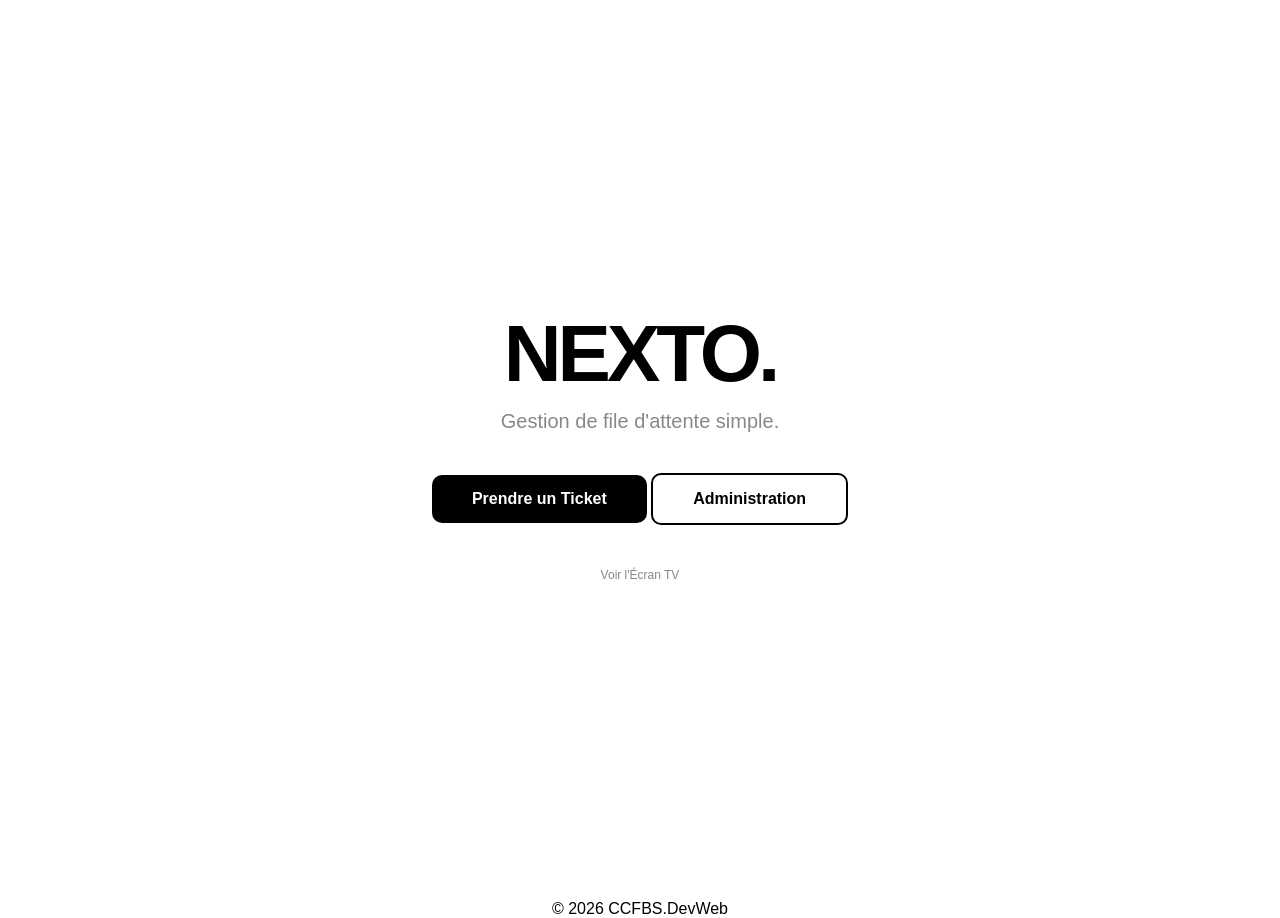
<file: index.html>
<!DOCTYPE html>
<html lang="fr">
<head>
    <meta charset="UTF-8">
    <title>Nexto - Landing</title>
    <link rel="stylesheet" href="style.css">
</head>
<body>
    <div class="hero">
        <h1>NEXTO.</h1>
        <p>Gestion de file d'attente simple.</p>
        <div class="btns">
            <a href="ticket.html" class="btn btn-black">Prendre un Ticket</a>
            <a href="admin.html" class="btn btn-outline">Administration</a>
        </div>
        <div style="margin-top: 40px;">
            <a href="ecran.html" style="font-size: 12px; color: #888;">Voir l'Écran TV</a>
        </div>
    </div>
      <footer>
    <p>&copy; 2026 CCFBS.DevWeb</p>
  </footer>
</body>
</html>
</file>
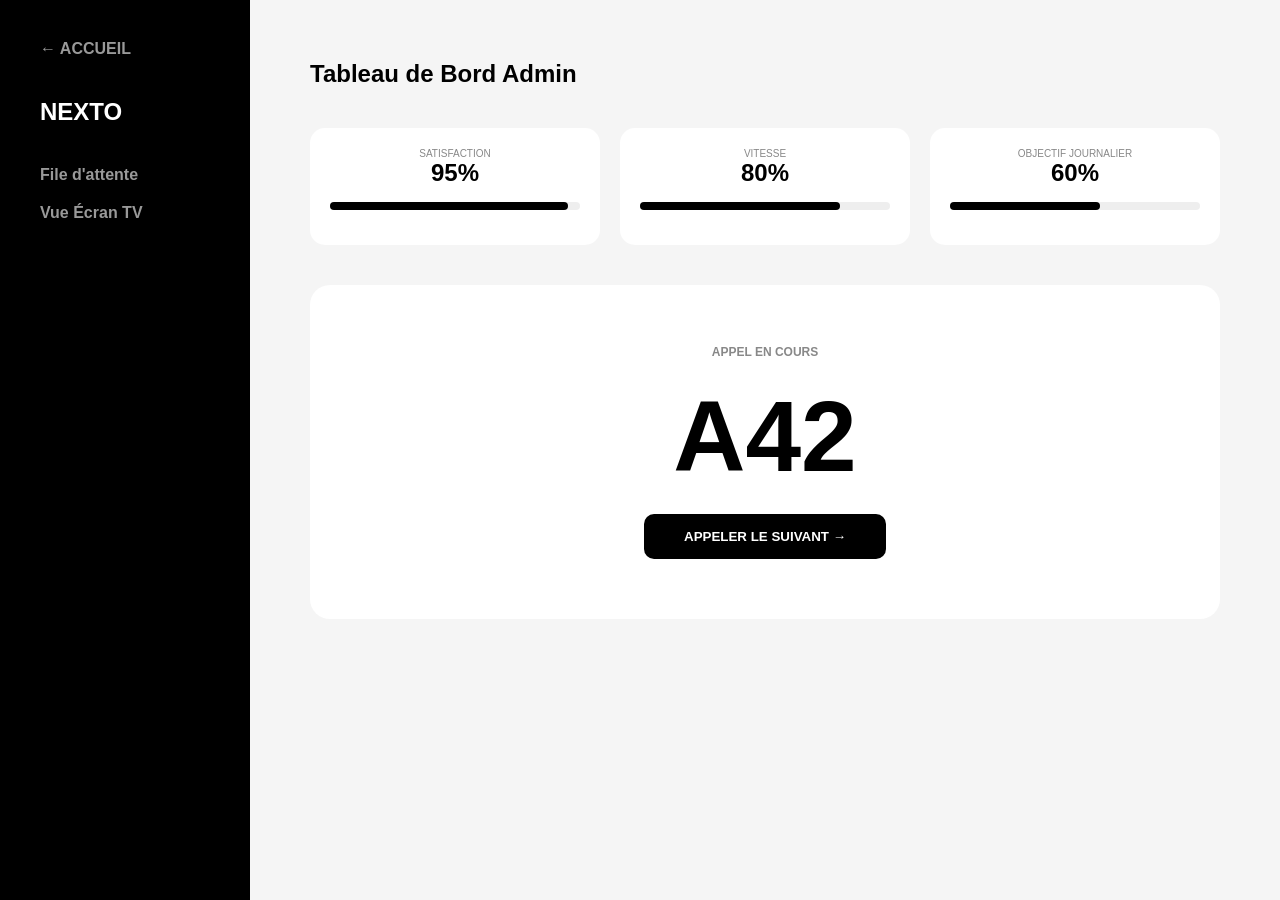
<file: admin.html>
<!DOCTYPE html>
<html lang="fr">
<head>
    <meta charset="UTF-8">
    <title>Nexto - Admin</title>
    <link rel="stylesheet" href="style.css">
</head>
<body>
    <div class="admin-grid">
        <div class="sidebar">
            <div class="nav-bar" style="position: static; padding: 0; margin-bottom: 40px;">
                <a href="index.html" class="btn-nav">← ACCUEIL</a>
            </div>
            <h2 style="margin-bottom: 40px;">NEXTO</h2>
            <a href="attente.html">File d'attente</a>
            <a href="ecran.html">Vue Écran TV</a>
        </div>
        <div class="main-panel">
            <h2 style="margin-bottom: 40px; font-weight: 900;">Tableau de Bord Admin</h2>
            
            <div class="gauges">
                <div class="gauge">
                    <p style="font-size: 10px; color: #888;">SATISFACTION</p>
                    <div class="val">95%</div>
                    <div class="bar"><div class="fill" style="width: 95%;"></div></div>
                </div>
                <div class="gauge">
                    <p style="font-size: 10px; color: #888;">VITESSE</p>
                    <div class="val">80%</div>
                    <div class="bar"><div class="fill" style="width: 80%;"></div></div>
                </div>
                <div class="gauge">
                    <p style="font-size: 10px; color: #888;">OBJECTIF JOURNALIER</p>
                    <div class="val">60%</div>
                    <div class="bar"><div class="fill" style="width: 60%;"></div></div>
                </div>
            </div>

            <div style="background: white; padding: 60px; border-radius: 20px; text-align: center;">
                <p style="font-size: 12px; color: #888; font-weight: 700;">APPEL EN COURS</p>
                <div style="font-size: 100px; font-weight: 900; margin: 20px 0;">A42</div>
                <button class="btn btn-black">APPELER LE SUIVANT →</button>
            </div>
        </div>
    </div>
</body>
</html>
</file>
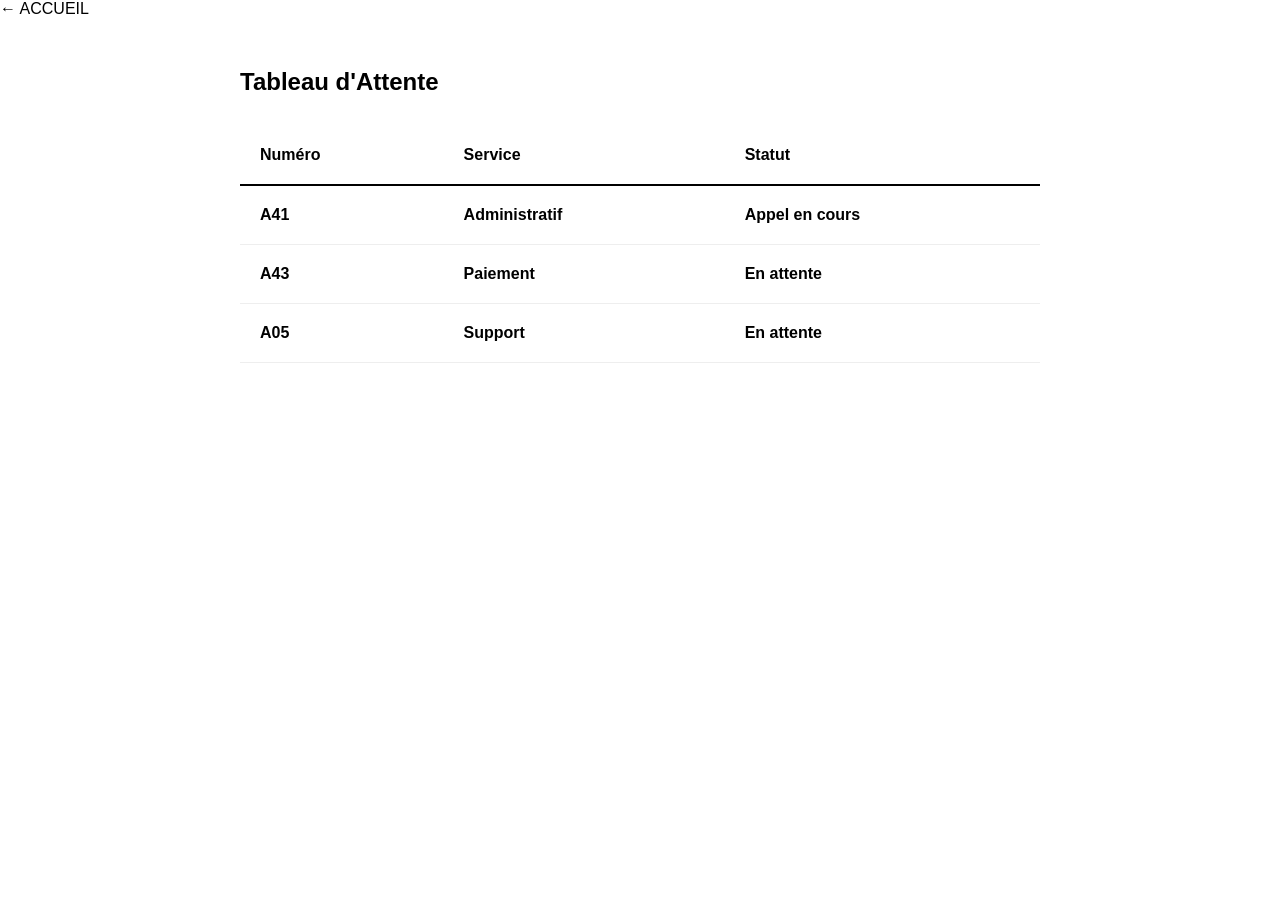
<file: attente.html>
<!DOCTYPE html>
<html lang="fr">
<head>
    <meta charset="UTF-8">
    <title>Nexto - Queue</title>
    <link rel="stylesheet" href="style.css">
</head>
<body>
    <div class="nav-bar">
        <a href="index.html" class="btn-nav">← ACCUEIL</a>
    </div>
    <div class="table-wrap">
        <h2 style="margin-bottom: 30px; font-weight: 900;">Tableau d'Attente</h2>
        <table>
            <thead>
                <tr>
                    <th>Numéro</th>
                    <th>Service</th>
                    <th>Statut</th>
                </tr>
            </thead>
            <tbody>
                <tr>
                    <td>A41</td>
                    <td>Administratif</td>
                    <td>Appel en cours</td>
                </tr>
                <tr>
                    <td>A43</td>
                    <td>Paiement</td>
                    <td>En attente</td>
                </tr>
                <tr>
                    <td>A05</td>
                    <td>Support</td>
                    <td>En attente</td>
                </tr>
            </tbody>
        </table>
    </div>
</body>
</html>
</file>
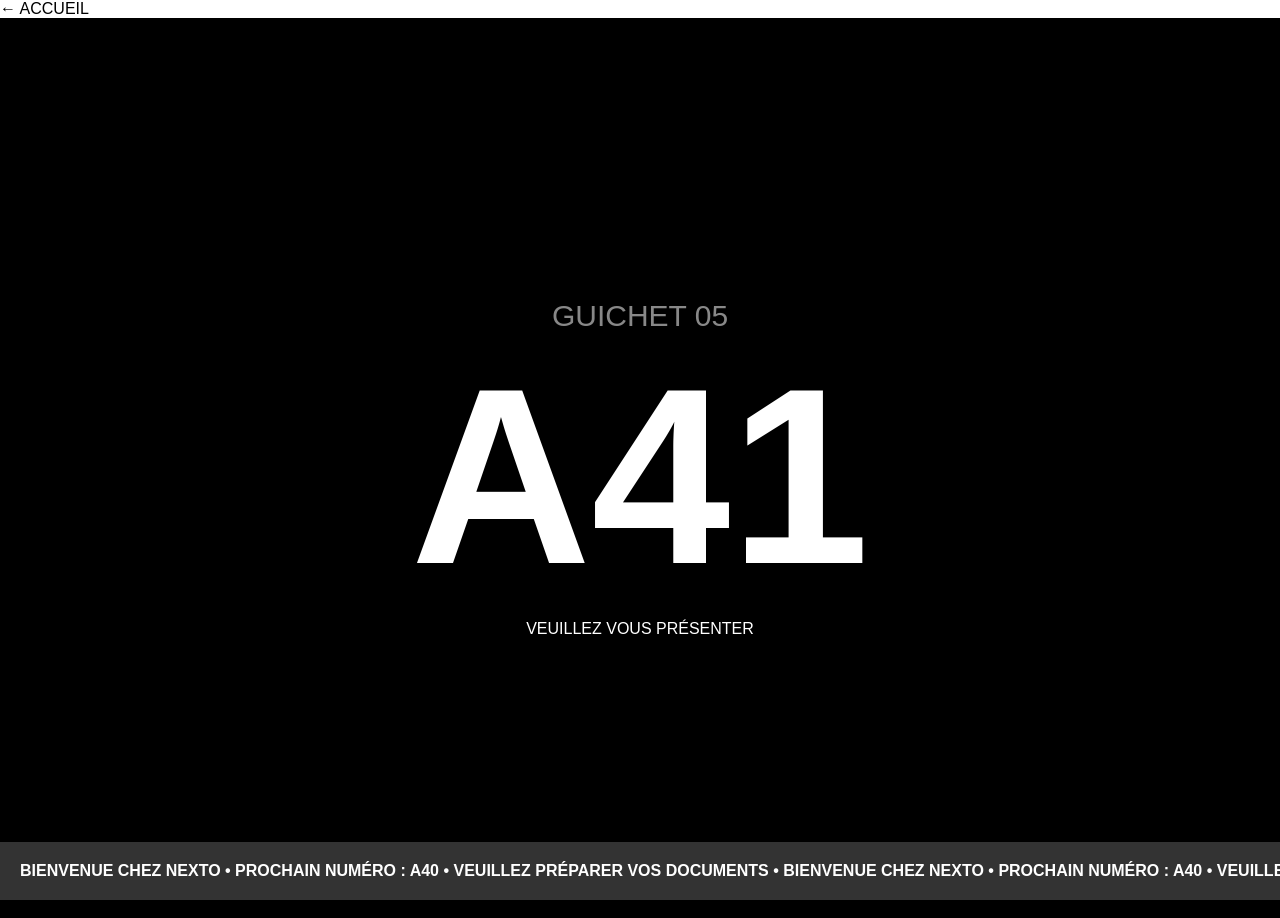
<file: ecran.html>
<!DOCTYPE html>
<html lang="fr">
<head>
    <meta charset="UTF-8">
    <title>Nexto - TV</title>
    <link rel="stylesheet" href="style.css">
</head>
<body>
    <div class="nav-bar">
        <a href="index.html" class="btn-nav">← ACCUEIL</a>
    </div>
    <div class="tv-bg">
        <div class="tv-label">GUICHET 05</div>
        <div class="tv-num">A41</div>
        <div class="tv-footer-label">VEUILLEZ VOUS PRÉSENTER</div>
        
        <div class="ticker">
            <div class="ticker-move">
                BIENVENUE CHEZ NEXTO • PROCHAIN NUMÉRO : A40 • VEUILLEZ PRÉPARER VOS DOCUMENTS • BIENVENUE CHEZ NEXTO • PROCHAIN NUMÉRO : A40 • VEUILLEZ PRÉPARER VOS DOCUMENTS •
            </div>
        </div>
    </div>
</body>
</html>
</file>
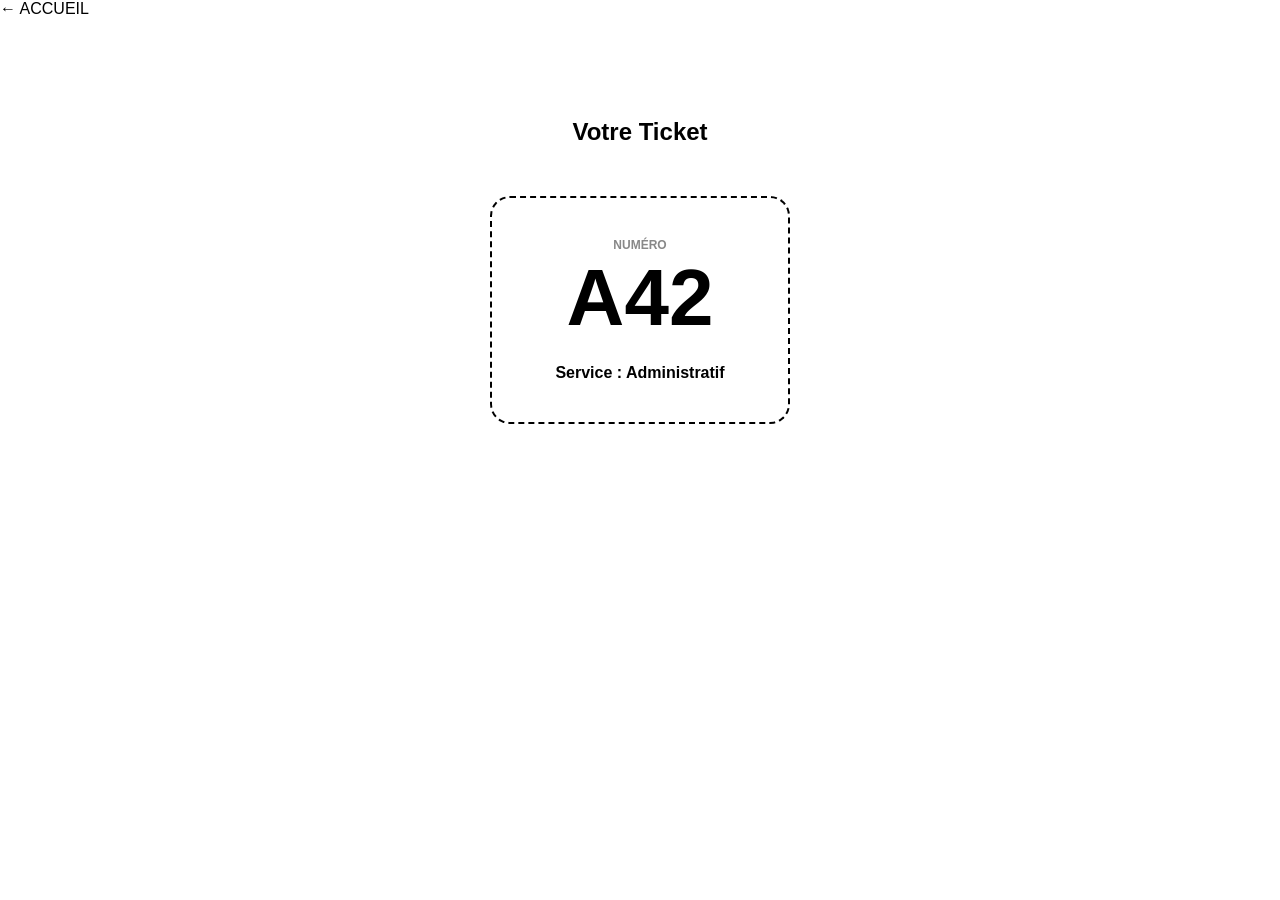
<file: genere.html>
<!DOCTYPE html>
<html lang="fr">
<head>
    <meta charset="UTF-8">
    <title>Nexto - Ticket</title>
    <link rel="stylesheet" href="style.css">
</head>
<body>
    <div class="nav-bar">
        <a href="index.html" class="btn-nav">← ACCUEIL</a>
    </div>
    <div style="text-align: center; padding-top: 100px;">
        <h2>Votre Ticket</h2>
        <div class="ticket">
            <p style="font-size: 12px; font-weight: 700; color: #888;">NUMÉRO</p>
            <div class="ticket-num">A42</div>
            <p style="margin-top: 20px; font-weight: 700;">Service : Administratif</p>
        </div>
    </div>
</body>
</html>
</file>
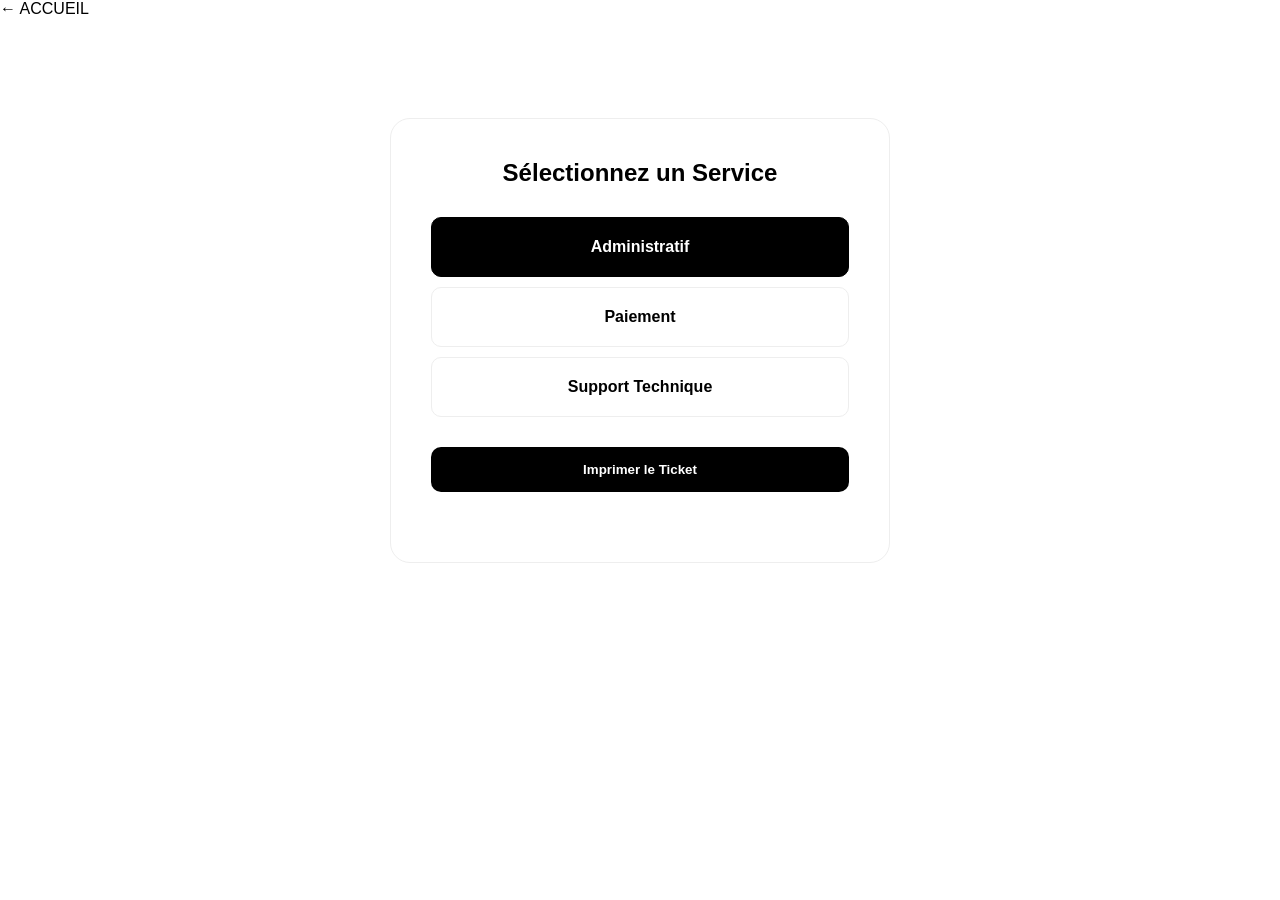
<file: ticket.html>
<!DOCTYPE html>
<html lang="fr">
<head>
    <meta charset="UTF-8">
    <title>Nexto - Service</title>
    <link rel="stylesheet" href="style.css">
</head>
<body>
    <div class="nav-bar">
        <a href="index.html" class="btn-nav">← ACCUEIL</a>
    </div>
    <div class="card-box">
        <h2>Sélectionnez un Service</h2>
        <form action="genere.html" class="radio-group">
            <div class="radio-item">
                <input type="radio" name="s" id="s1" checked>
                <label for="s1" class="radio-label">Administratif</label>
            </div>
            <div class="radio-item">
                <input type="radio" name="s" id="s2">
                <label for="s2" class="radio-label">Paiement</label>
            </div>
            <div class="radio-item">
                <input type="radio" name="s" id="s3">
                <label for="s3" class="radio-label">Support Technique</label>
            </div>
            <button type="submit" class="btn btn-black" style="margin-top: 20px; width: 100%;">Imprimer le Ticket</button>
        </form>
    </div>
</body>
</html>
</file>
<file: style.css>
:root {
    --black: #000000;
    --white: #ffffff;
    --gray-light: #f5f5f5;
    --gray-medium: #888888;
    --gray-dark: #333333;
}

* {
    margin: 0;
    padding: 0;
    box-sizing: border-box;
    
}

body {
    background-color: var(--white);
    color: var(--black);
font-family: 'Inter', sans-serif;
}

a { text-decoration: none; color: inherit; }


.container {
    max-width: 1200px;
    margin: 0 auto;
    padding: 0 20px;
}


.hero {
    height: 100vh;
    display: flex;
    flex-direction: column;
    justify-content: center;
    align-items: center;
    text-align: center;
}

.hero h1 {
    font-size: 80px;
    font-weight: 900;
    letter-spacing: -4px;
    line-height: 0.9;
    margin-bottom: 20px;
}

.hero p {
    font-size: 20px;
    color: var(--gray-medium);
    margin-bottom: 40px;
}

.btn {
    display: inline-block;
    padding: 15px 40px;
    border-radius: 10px;
    font-weight: 700;
    transition: 0.2s;
    cursor: pointer;
    border: none;
}

.btn-black {
    background: var(--black);
    color: var(--white);
}

.btn-black:hover {
    opacity: 0.8;
}

.btn-outline {
    border: 2px solid var(--black);
    background: transparent;
}

.card-box {
    max-width: 500px;
    margin: 100px auto;
    padding: 40px;
    border: 1px solid #eee;
    border-radius: 20px;
    text-align: center;
}

.radio-group {
    display: flex;
    flex-direction: column;
    gap: 10px;
    margin: 30px 0;
}

.radio-item {
    position: relative;
}

.radio-item input {
    position: absolute;
    opacity: 0;
}

.radio-label {
    display: block;
    padding: 20px;
    border: 1px solid #eee;
    border-radius: 10px;
    cursor: pointer;
    font-weight: 700;
}

.radio-item input:checked + .radio-label {
    background: var(--black);
    color: var(--white);
    border-color: var(--black);
}

.ticket {
    border: 2px dashed var(--black);
    padding: 40px;
    width: 300px;
    margin: 50px auto;
    border-radius: 20px;
}

.ticket-num {
    font-size: 80px;
    font-weight: 900;
}

.tv-bg {
    background: var(--black);
    color: var(--white);
    height: 100vh;
    display: flex;
    flex-direction: column;
    justify-content: center;
    align-items: center;
    overflow: hidden;
}

.tv-num { font-size: 250px; font-weight: 900; }
.tv-label { font-size: 30px; color: var(--gray-medium); }

.ticker {
    position: absolute;
    bottom: 0;
    width: 100%;
    background: var(--gray-dark);
    padding: 20px;
    white-space: nowrap;
    overflow: hidden;
}

.ticker-move {
    display: inline-block;
    animation: slide 15s linear infinite;
    font-weight: 700;
}

@keyframes slide {
    from { transform: translateX(100%); }
    to { transform: translateX(-100%); }
}

.table-wrap {
    margin: 50px auto;
    max-width: 800px;
}

table {
    width: 100%;
    border-collapse: collapse;
}

th { text-align: left; padding: 20px; border-bottom: 2px solid var(--black); }
td { padding: 20px; border-bottom: 1px solid #eee; font-weight: 700; }

.admin-grid {
    display: grid;
    grid-template-columns: 250px 1fr;
    height: 100vh;
}

.sidebar {
    background: var(--black);
    color: var(--white);
    padding: 40px;
}

.sidebar a { display: block; margin-bottom: 20px; font-weight: 700; opacity: 0.6; }
.sidebar a.active { opacity: 1; }

.main-panel { padding: 60px; background: var(--gray-light); }

.gauges {
    display: grid;
    grid-template-columns: repeat(3, 1fr);
    gap: 20px;
    margin-bottom: 40px;
}

.gauge {
    background: var(--white);
    padding: 20px;
    border-radius: 15px;
    text-align: center;
}

.bar {
    height: 8px;
    background: #eee;
    border-radius: 10px;
    margin: 15px 0;
}

.fill {
    height: 100%;
    background: var(--black);
    border-radius: 10px;
}

.val { font-size: 24px; font-weight: 900; }

footer {
  text-align: center;
}
</file>
